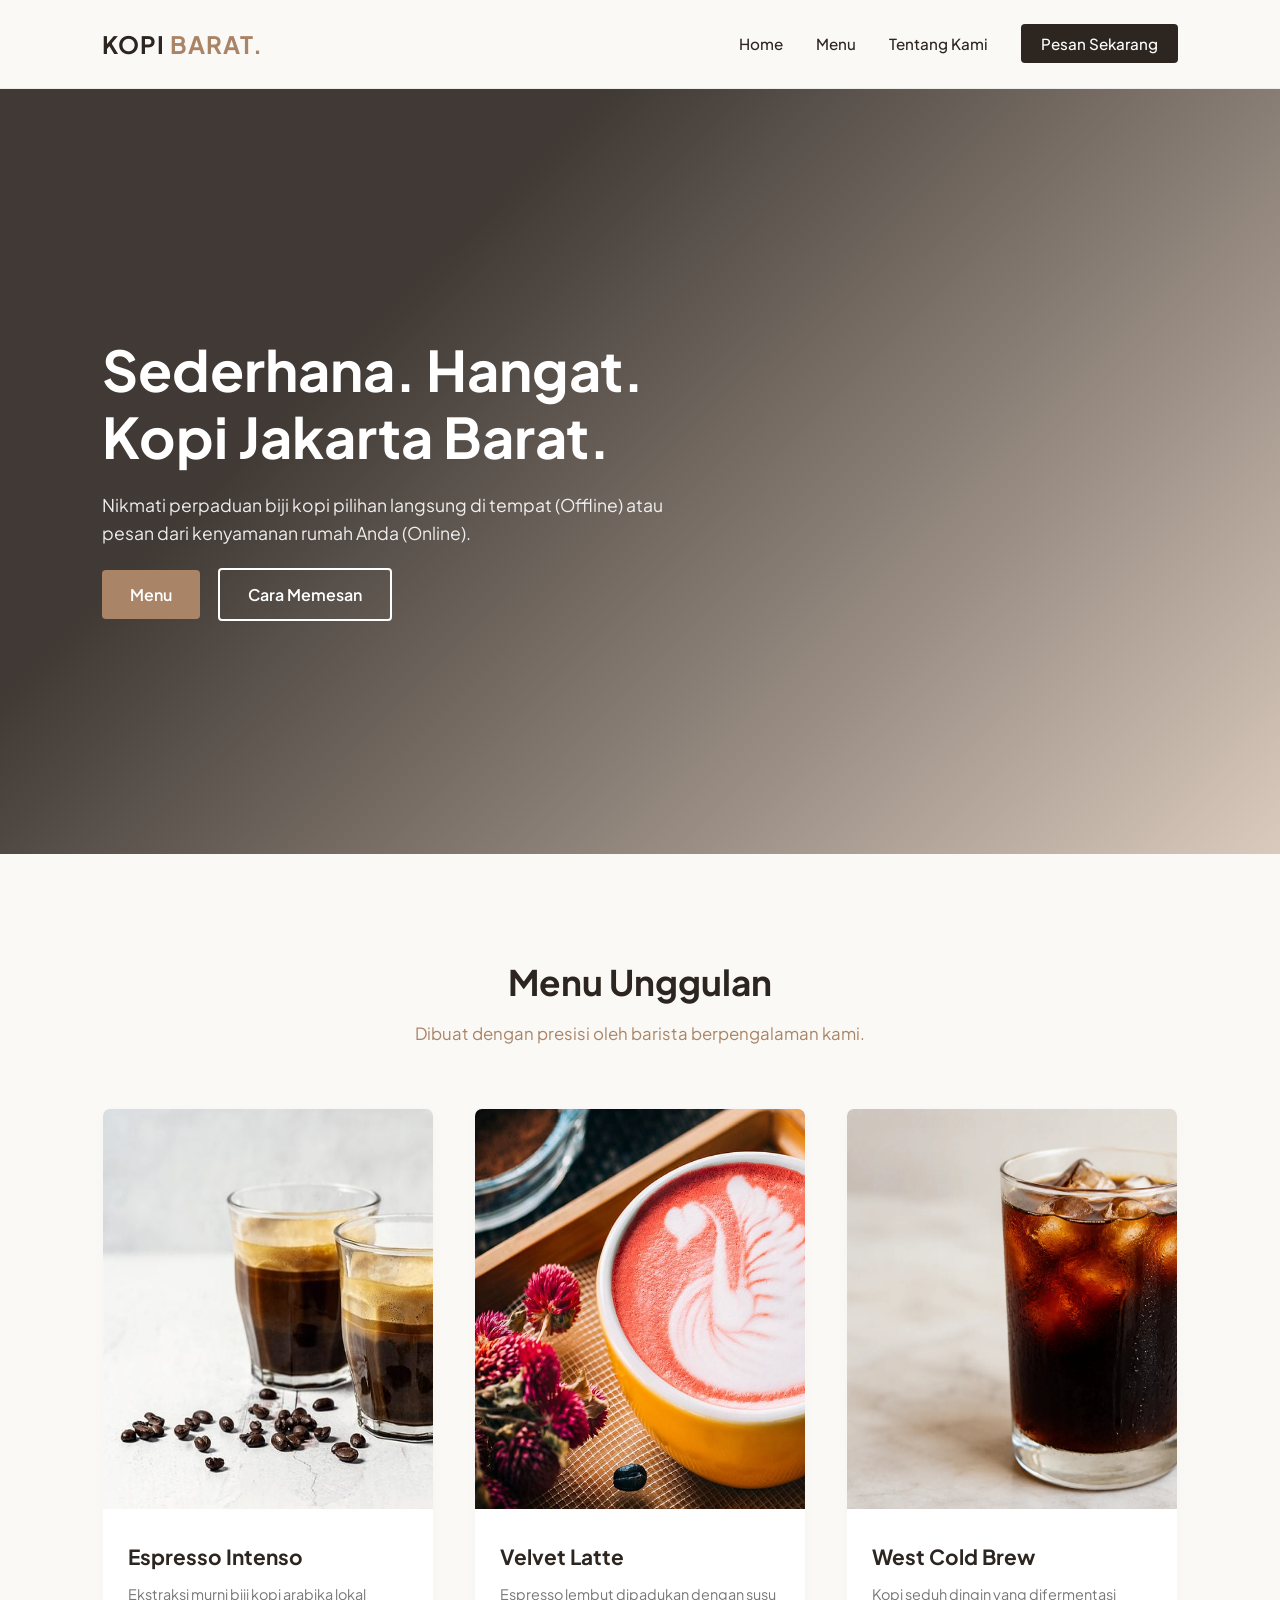
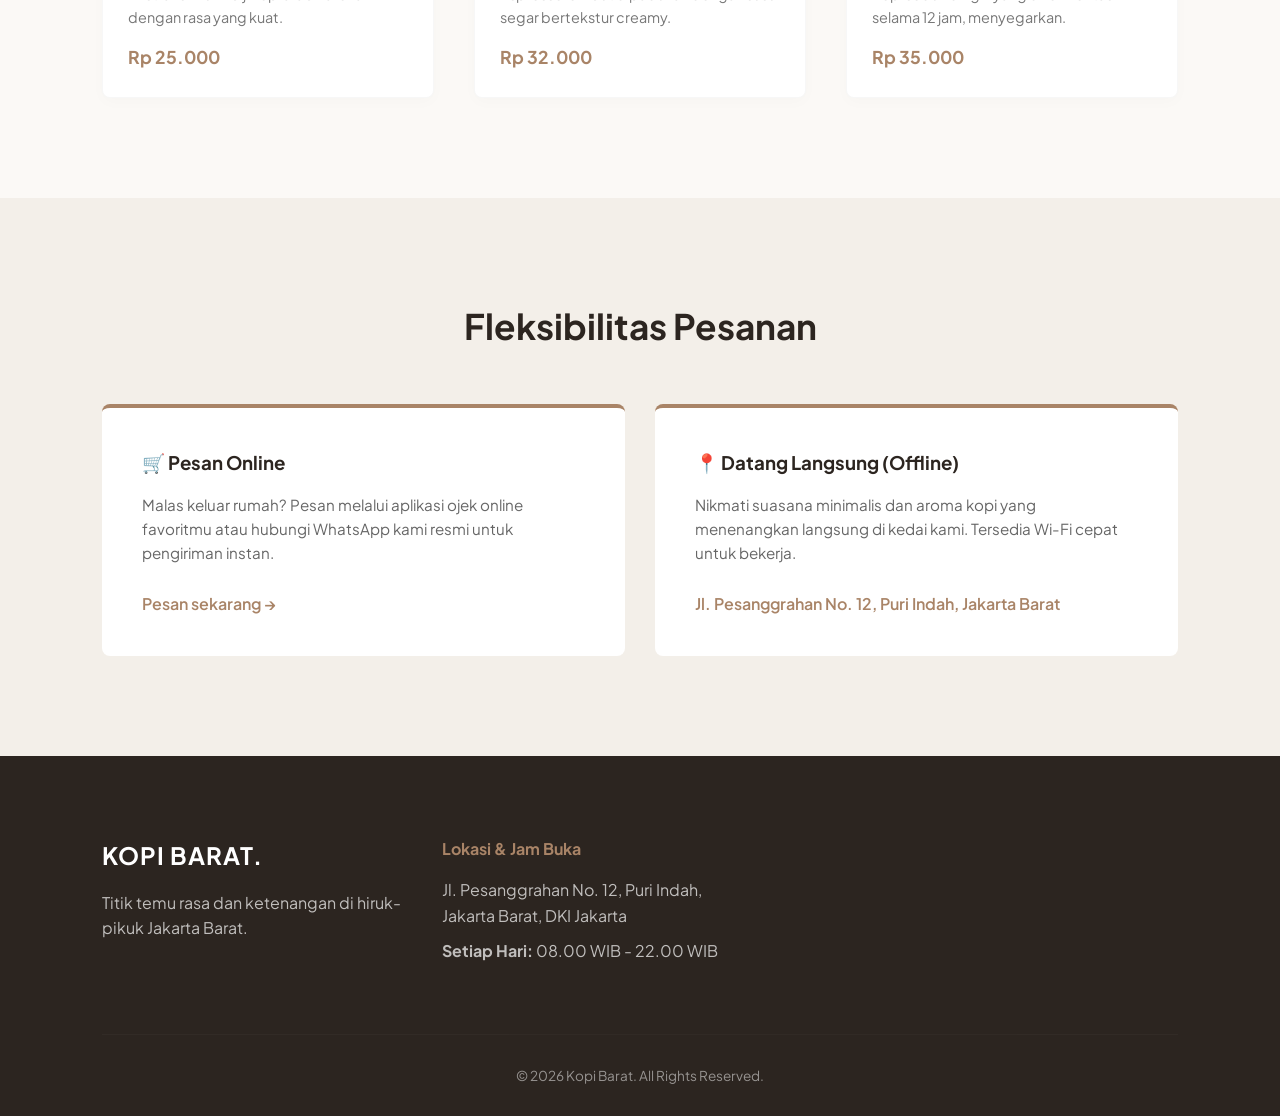
<file: index.html>
<!DOCTYPE html>
<html lang="id">
<head>
    <meta charset="UTF-8">
    <meta name="viewport" content="width=device-width, initial-scale=1.0">
    <title>Kopi Barat - Minimalist Cafe & Online Order</title>
    <link rel="stylesheet" href="styles.css">
    <link href="https://fonts.googleapis.com/css2?family=Plus+Jakarta+Sans:wght@300;400;600;700&display=swap" rel="stylesheet">
</head>
<body>

    <header class="navbar">
        <div class="logo">KOPI <span>BARAT.</span></div>
        <nav>
            <a href="#home">Home</a>
            <a href="#menu">Menu</a>
            <a href="#about">Tentang Kami</a>
            <a href="#order" class="btn-nav">Pesan Sekarang</a>
        </nav>
    </header>

    <section id="home" class="hero">
        <div class="hero-content">
            <h1>Sederhana. Hangat.<br>Kopi Jakarta Barat.</h1>
            <p>Nikmati perpaduan biji kopi pilihan langsung di tempat (Offline) atau pesan dari kenyamanan rumah Anda (Online).</p>
            <div class="hero-buttons">
                <a href="menu.html" class="btn-primary">Menu</a>
                <a href="#order" class="btn-secondary">Cara Memesan</a>
            </div>
        </div>
    </section>

    <section id="menu" class="menu-section">
        <h2>Menu Unggulan</h2>
        <p class="sub-title">Dibuat dengan presisi oleh barista berpengalaman kami.</p>
        
        <div class="menu-grid">
            <div class="menu-card">
                
                <!-- <div class="menu-img-placeholder">Espresso</div> -->
                <img src="espresso.jpg" width="510" height="400">
                <div class="menu-info">
                    <h3>Espresso Intenso</h3>
                    <p>Ekstraksi murni biji kopi arabika lokal dengan rasa yang kuat.</p>
                    <span class="price">Rp 25.000</span>
                </div>
            </div>
            <div class="menu-card">
                <img src="velvet.jpg" width="510" height="400">
                <!-- <div class="menu-img-placeholder">Latte</div> -->
                <div class="menu-info">
                    <h3>Velvet Latte</h3>
                    <p>Espresso lembut dipadukan dengan susu segar bertekstur creamy.</p>
                    <span class="price">Rp 32.000</span>
                </div>
            </div>
            <div class="menu-card">
                <img src="west.jpg" width="510" height="400">
                <div class="menu-info">
                    <h3>West Cold Brew</h3>
                    <p>Kopi seduh dingin yang difermentasi selama 12 jam, menyegarkan.</p>
                    <span class="price">Rp 35.000</span>
                </div>
            </div>
        </div>
    </section>

    <section id="order" class="order-section">
        <h2>Fleksibilitas Pesanan</h2>
        <div class="order-grid">
            <div class="order-box">
                <h3>🛒 Pesan Online</h3>
                <p>Malas keluar rumah? Pesan melalui aplikasi ojek online favoritmu atau hubungi WhatsApp kami resmi untuk pengiriman instan.</p>
                <a href="menu.html" class="btn-text">Pesan sekarang &rarr;</a>
            </div>
            <div class="order-box">
                <h3>📍 Datang Langsung (Offline)</h3>
                <p>Nikmati suasana minimalis dan aroma kopi yang menenangkan langsung di kedai kami. Tersedia Wi-Fi cepat untuk bekerja.</p>
                <a class="btn-text">Jl. Pesanggrahan No. 12, Puri Indah, Jakarta Barat</a>
            </div>
        </div>
    </section>

    <footer id="about">
        <div class="footer-content">
            <div class="footer-info">
                <h3>KOPI BARAT.</h3>
                <p>Titik temu rasa dan ketenangan di hiruk-pikuk Jakarta Barat.</p>
            </div>
            <div class="footer-location">
                <h4>Lokasi & Jam Buka</h4>
                <p>Jl. Pesanggrahan No. 12, Puri Indah,<br>Jakarta Barat, DKI Jakarta</p>
                <p><strong>Setiap Hari:</strong> 08.00 WIB - 22.00 WIB</p>
            </div>
        </div>
        <div class="footer-bottom">
            <p>&copy; 2026 Kopi Barat. All Rights Reserved.</p>
        </div>
    </footer>

</body>
</html>
</file>
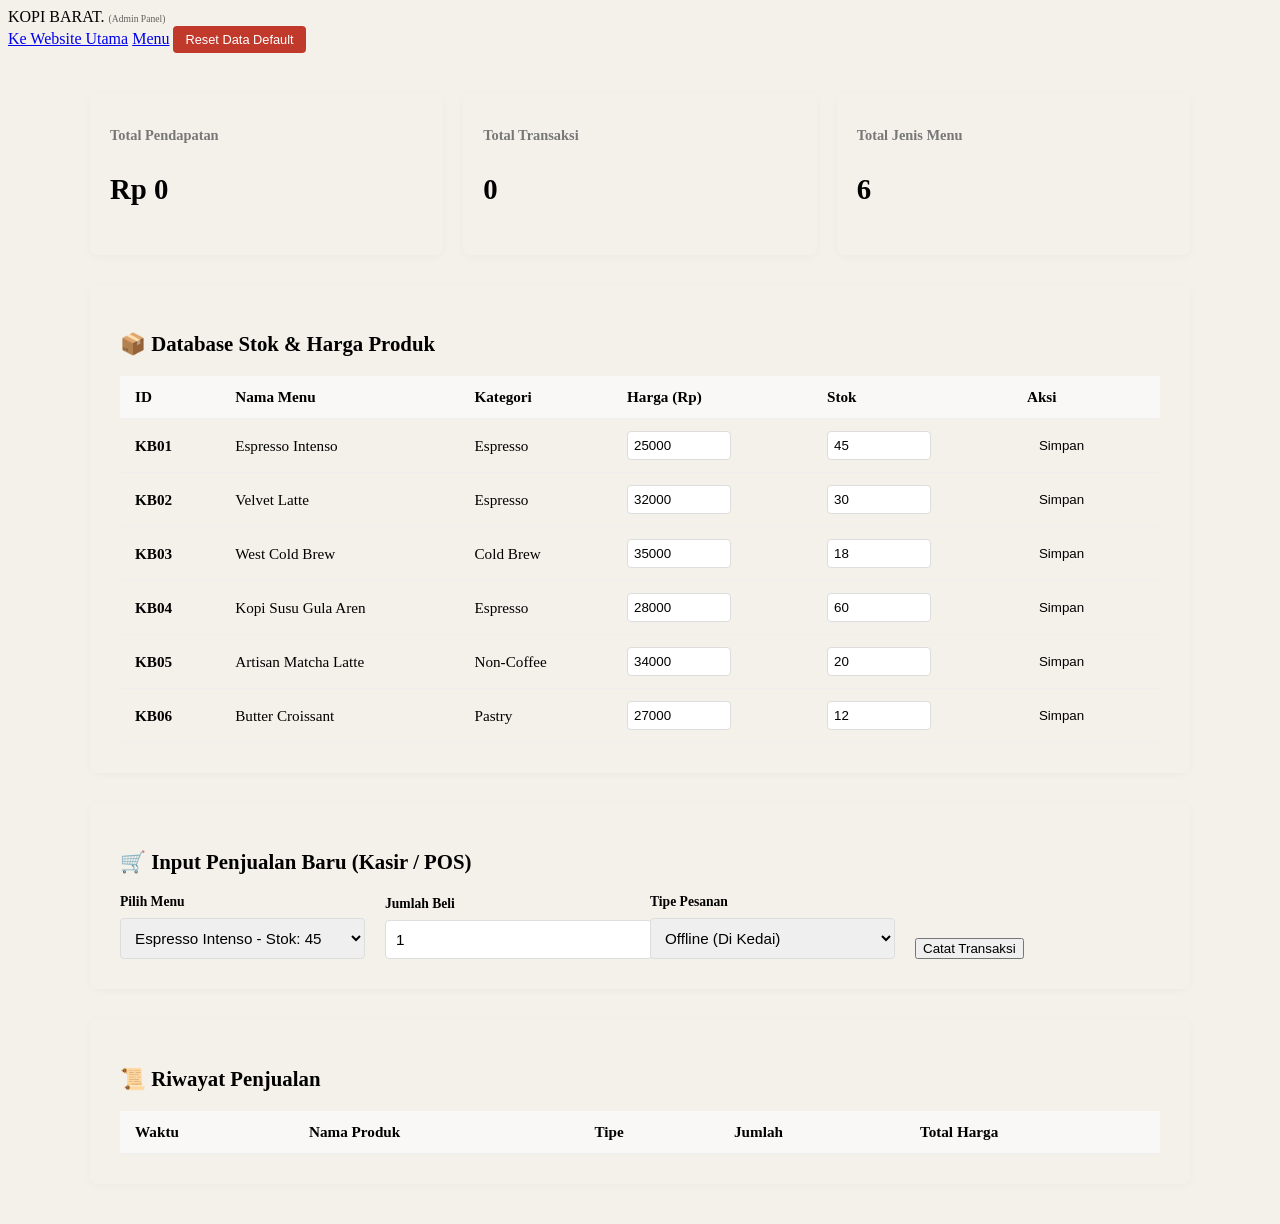
<file: admin.html>
<!DOCTYPE html>
<html lang="id">
<head>
    <meta charset="UTF-8">
    <meta name="viewport" content="width=device-width, initial-scale=1.0">
    <title>Dashboard Admin & Database - Kopi Barat</title>
    <link rel="stylesheet" href="style.css">
    <link href="https://fonts.googleapis.com/css2?family=Plus+Jakarta+Sans:wght@300;400;600;700&display=swap" rel="stylesheet">
</head>
<body class="admin-page">

    <!-- NAVBAR -->
    <header class="navbar">
        <div class="logo">KOPI <span>BARAT.</span> <small style="font-size:0.6em; opacity:0.6;">(Admin Panel)</small></div>
        <nav>
            <a href="index.html">Ke Website Utama</a>
            <a href="menu.html">Menu</a>
            <button onclick="resetDataKeDefault()" class="btn-danger-small">Reset Data Default</button>
        </nav>
    </header>

    <main class="admin-container">
        
        <!-- RINGKASAN STATISTIK -->
        <section class="stats-grid">
            <div class="stat-card">
                <h3>Total Pendapatan</h3>
                <p id="total-pendapatan">Rp 0</p>
            </div>
            <div class="stat-card">
                <h3>Total Transaksi</h3>
                <p id="total-transaksi">0</p>
            </div>
            <div class="stat-card">
                <h3>Total Jenis Menu</h3>
                <p id="total-menu">0</p>
            </div>
        </section>

        <!-- KELOLA STOK DAN HARGA -->
        <section class="admin-section">
            <h2>📦 Database Stok & Harga Produk</h2>
            <div class="table-responsive">
                <table class="admin-table">
                    <thead>
                        <tr>
                            <th>ID</th>
                            <th>Nama Menu</th>
                            <th>Kategori</th>
                            <th>Harga (Rp)</th>
                            <th>Stok</th>
                            <th>Aksi</th>
                        </tr>
                    </thead>
                    <tbody id="tabel-produk">
                        <!-- Data produk diisi dari JavaScript -->
                    </tbody>
                </table>
            </div>
        </section>

        <!-- INPUT TRANSAKSI PENJUALAN BARU -->
        <section class="admin-section">
            <h2>🛒 Input Penjualan Baru (Kasir / POS)</h2>
            <form id="form-penjualan" class="form-grid">
                <div class="form-group">
                    <label>Pilih Menu</label>
                    <select id="pilih-produk" required>
                        <!-- Diisi via JavaScript -->
                    </select>
                </div>
                <div class="form-group">
                    <label>Jumlah Beli</label>
                    <input type="number" id="jumlah-beli" min="1" value="1" required>
                </div>
                <div class="form-group">
                    <label>Tipe Pesanan</label>
                    <select id="tipe-pesanan" required>
                        <option value="Offline (Dine In/Takeaway)">Offline (Di Kedai)</option>
                        <option value="Online (Ojek Online/WA)">Online (Pengiriman)</option>
                    </select>
                </div>
                <div class="form-group btn-group">
                    <button type="submit" class="btn-primary">Catat Transaksi</button>
                </div>
            </form>
        </section>

        <!-- RIWAYAT PENJUALAN -->
        <section class="admin-section">
            <h2>📜 Riwayat Penjualan</h2>
            <div class="table-responsive">
                <table class="admin-table">
                    <thead>
                        <tr>
                            <th>Waktu</th>
                            <th>Nama Produk</th>
                            <th>Tipe</th>
                            <th>Jumlah</th>
                            <th>Total Harga</th>
                        </tr>
                    </thead>
                    <tbody id="tabel-penjualan">
                        <!-- Data riwayat diisi dari JavaScript -->
                    </tbody>
                </table>
            </div>
        </section>

    </main>

    <!-- SCRIPT JAVASCRIPT UNTUK LOGIKA DATABASE LOCALSTORAGE -->
    <script>
        // Data awal (Seed Data) jika database lokal masih kosong
        const initialProducts = [
            { id: "KB01", nama: "Espresso Intenso", kategori: "Espresso", harga: 25000, stok: 45 },
            { id: "KB02", nama: "Velvet Latte", kategori: "Espresso", harga: 32000, stok: 30 },
            { id: "KB03", nama: "West Cold Brew", kategori: "Cold Brew", harga: 35000, stok: 18 },
            { id: "KB04", nama: "Kopi Susu Gula Aren", kategori: "Espresso", harga: 28000, stok: 60 },
            { id: "KB05", nama: "Artisan Matcha Latte", kategori: "Non-Coffee", harga: 34000, stok: 20 },
            { id: "KB06", nama: "Butter Croissant", kategori: "Pastry", harga: 27000, stok: 12 }
        ];

        // Inisialisasi Database LocalStorage
        function initDB() {
            if (!localStorage.getItem('kopi_produk')) {
                localStorage.setItem('kopi_produk', JSON.stringify(initialProducts));
            }
            if (!localStorage.getItem('kopi_penjualan')) {
                localStorage.setItem('kopi_penjualan', JSON.stringify([]));
            }
        }

        // Ambil data dari LocalStorage
        function getProduk() { return JSON.parse(localStorage.getItem('kopi_produk')); }
        function getPenjualan() { return JSON.parse(localStorage.getItem('kopi_penjualan')); }

        // Format angka ke Rupiah
        function formatRupiah(angka) {
            return new Intl.NumberFormat('id-ID', { style: 'currency', currency: 'IDR', maximumFractionDigits: 0 }).format(angka);
        }

        // Render Tampilan Dashboard
        function renderAll() {
            const produkList = getProduk();
            const penjualanList = getPenjualan();

            // 1. Render Tabel Produk & Select Form
            const tabelProduk = document.getElementById('tabel-produk');
            const selectProduk = document.getElementById('pilih-produk');
            
            tabelProduk.innerHTML = '';
            selectProduk.innerHTML = '';

            produkList.forEach((item, index) => {
                // Render Tabel Stok & Harga
                tabelProduk.innerHTML += `
                    <tr>
                        <td><strong>${item.id}</strong></td>
                        <td>${item.nama}</td>
                        <td>${item.kategori}</td>
                        <td>
                            <input type="number" value="${item.harga}" class="input-table" id="harga-${index}">
                        </td>
                        <td>
                            <input type="number" value="${item.stok}" class="input-table" id="stok-${index}">
                        </td>
                        <td>
                            <button onclick="updateProduk(${index})" class="btn-update">Simpan</button>
                        </td>
                    </tr>
                `;

                // Render Option Select
                selectProduk.innerHTML += `<option value="${index}">${item.nama} - Stok: ${item.stok}</option>`;
            });

            // 2. Render Tabel Penjualan
            const tabelPenjualan = document.getElementById('tabel-penjualan');
            tabelPenjualan.innerHTML = '';

            let totalOmset = 0;
            penjualanList.slice().reverse().forEach(p => {
                totalOmset += p.total;
                tabelPenjualan.innerHTML += `
                    <tr>
                        <td>${p.waktu}</td>
                        <td><strong>${p.nama}</strong></td>
                        <td><span class="badge ${p.tipe.includes('Online') ? 'badge-online' : 'badge-offline'}">${p.tipe}</span></td>
                        <td>${p.jumlah}</td>
                        <td>${formatRupiah(p.total)}</td>
                    </tr>
                `;
            });

            // 3. Update Ringkasan Stat
            document.getElementById('total-pendapatan').innerText = formatRupiah(totalOmset);
            document.getElementById('total-transaksi').innerText = penjualanList.length;
            document.getElementById('total-menu').innerText = produkList.length;
        }

        // Update Harga & Stok Produk dari Tabel
        function updateProduk(index) {
            const produkList = getProduk();
            const hargaBaru = parseInt(document.getElementById(`harga-${index}`).value);
            const stokBaru = parseInt(document.getElementById(`stok-${index}`).value);

            if (isNaN(hargaBaru) || isNaN(stokBaru)) {
                alert("Harap masukkan angka yang valid!");
                return;
            }

            produkList[index].harga = hargaBaru;
            produkList[index].stok = stokBaru;

            localStorage.setItem('kopi_produk', JSON.stringify(produkList));
            alert(`Berhasil memperbarui data untuk ${produkList[index].nama}!`);
            renderAll();
        }

        // Proses Input Transaksi Penjualan
        document.getElementById('form-penjualan').addEventListener('submit', function(e) {
            e.preventDefault();
            
            const produkIndex = document.getElementById('pilih-produk').value;
            const jumlah = parseInt(document.getElementById('jumlah-beli').value);
            const tipe = document.getElementById('tipe-pesanan').value;

            const produkList = getProduk();
            const selectedItem = produkList[produkIndex];

            // Cek Ketersediaan Stok
            if (selectedItem.stok < jumlah) {
                alert(`Stok tidak cukup! Stok ${selectedItem.nama} tersisa: ${selectedItem.stok}`);
                return;
            }

            // Kurangi Stok
            selectedItem.stok -= jumlah;
            produkList[produkIndex] = selectedItem;
            localStorage.setItem('kopi_produk', JSON.stringify(produkList));

            // Catat Penjualan
            const penjualanList = getPenjualan();
            const now = new Date();
            const waktuStr = `${now.toLocaleDateString('id-ID')} ${now.toLocaleTimeString('id-ID', {hour: '2-digit', minute:'2-digit'})}`;

            penjualanList.push({
                waktu: waktuStr,
                nama: selectedItem.nama,
                tipe: tipe,
                jumlah: jumlah,
                total: selectedItem.harga * jumlah
            });

            localStorage.setItem('kopi_penjualan', JSON.stringify(penjualanList));

            alert("Transaksi berhasil dicatat!");
            renderAll();
        });

        // Reset Data Kembali Ke Kondisi Awal
        function resetDataKeDefault() {
            if (confirm("Apakah Anda yakin ingin menghapus semua riwayat transaksi dan mengembalikan stok/harga awal?")) {
                localStorage.removeItem('kopi_produk');
                localStorage.removeItem('kopi_penjualan');
                initDB();
                renderAll();
            }
        }

        // Jalankan saat pertama dimuat
        initDB();
        renderAll();
    </script>

</body>
</html>
</file>
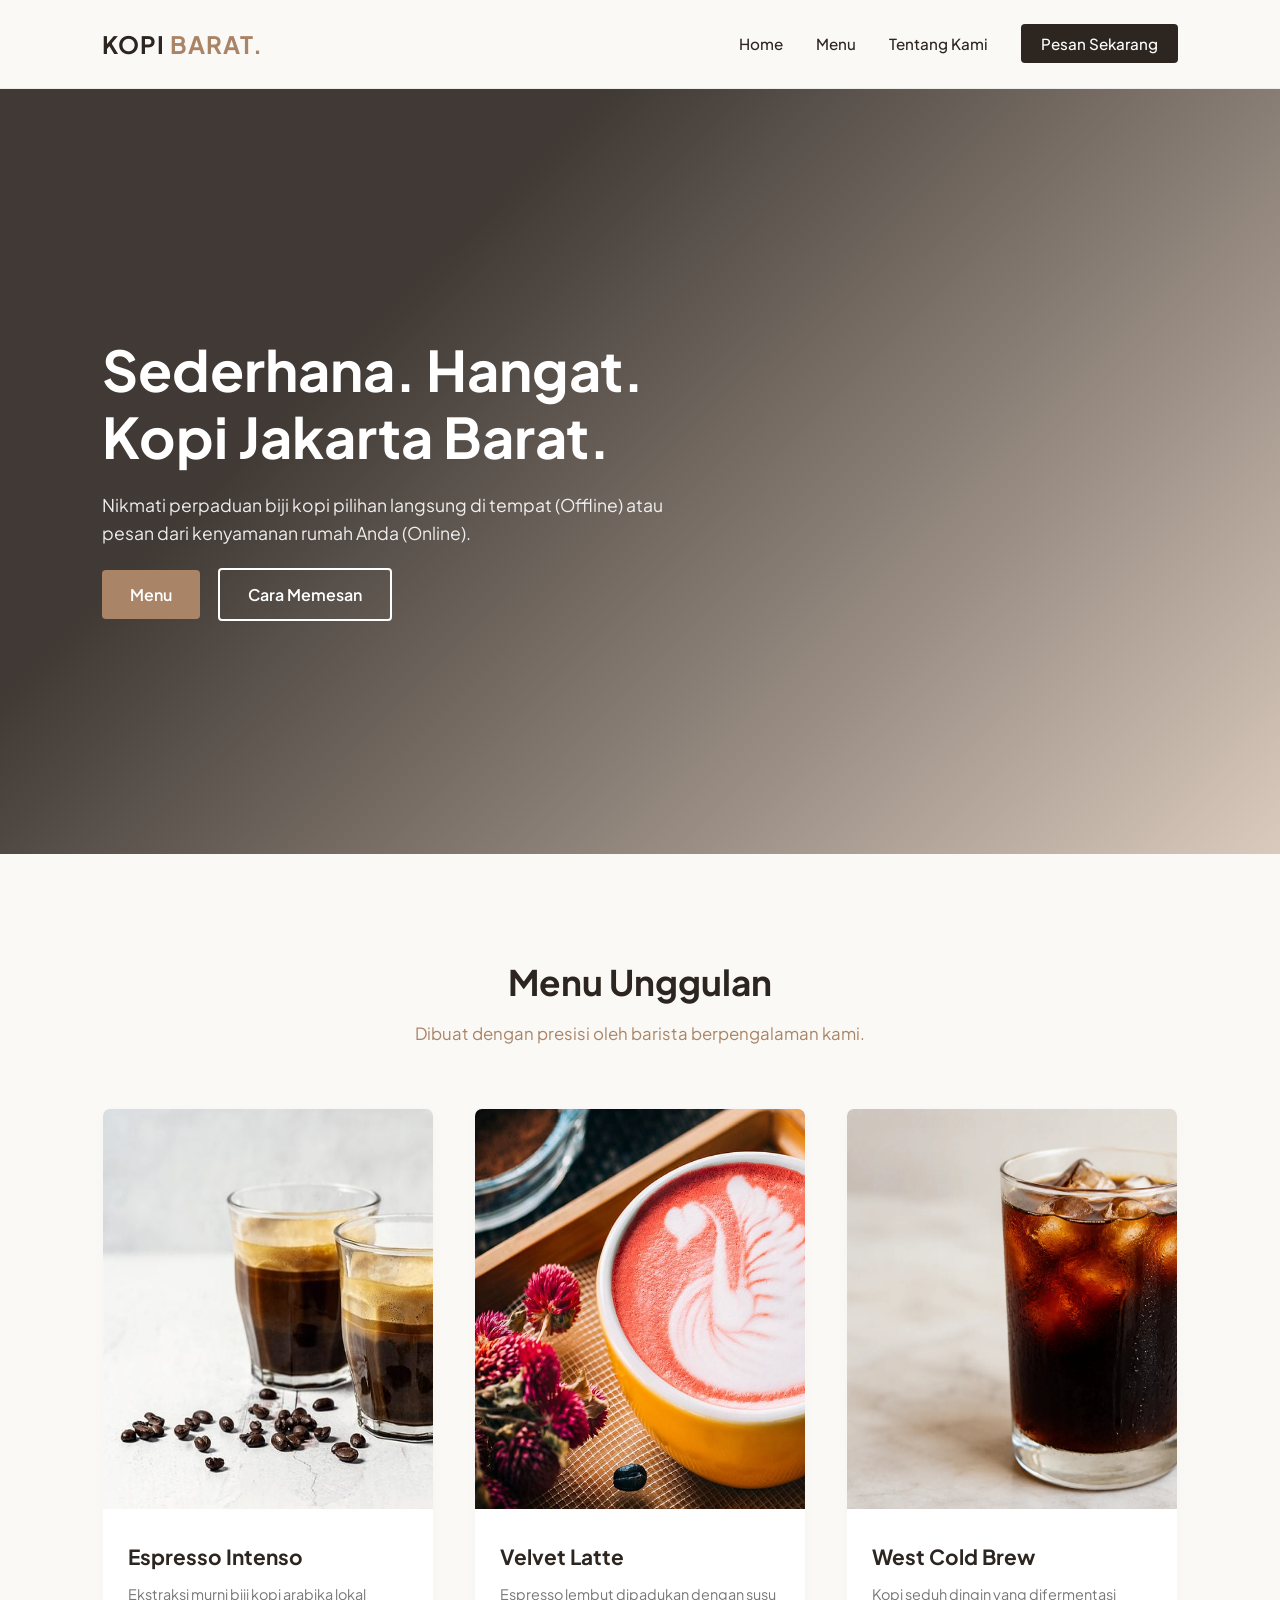
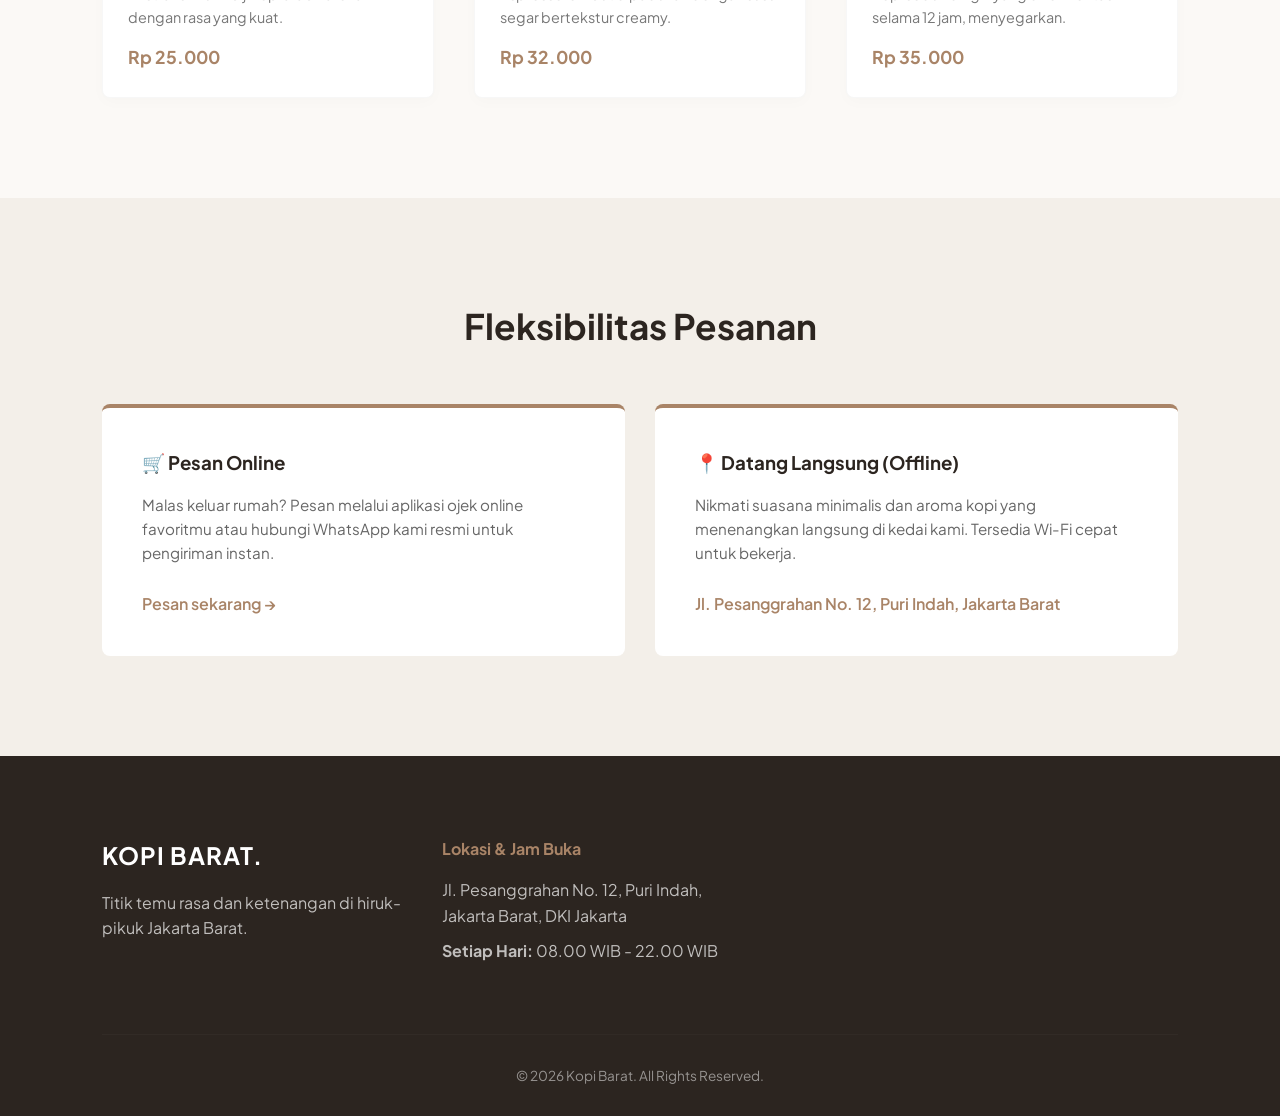
<file: kafe.html>
<!DOCTYPE html>
<html lang="id">
<head>
    <meta charset="UTF-8">
    <meta name="viewport" content="width=device-width, initial-scale=1.0">
    <title>Kopi Barat - Minimalist Cafe & Online Order</title>
    <link rel="stylesheet" href="styles.css">
    <link href="https://fonts.googleapis.com/css2?family=Plus+Jakarta+Sans:wght@300;400;600;700&display=swap" rel="stylesheet">
</head>
<body>

    <header class="navbar">
        <div class="logo">KOPI <span>BARAT.</span></div>
        <nav>
            <a href="#home">Home</a>
            <a href="#menu">Menu</a>
            <a href="#about">Tentang Kami</a>
            <a href="#order" class="btn-nav">Pesan Sekarang</a>
        </nav>
    </header>

    <section id="home" class="hero">
        <div class="hero-content">
            <h1>Sederhana. Hangat.<br>Kopi Jakarta Barat.</h1>
            <p>Nikmati perpaduan biji kopi pilihan langsung di tempat (Offline) atau pesan dari kenyamanan rumah Anda (Online).</p>
            <div class="hero-buttons">
                <a href="menu.html" class="btn-primary">Menu</a>
                <a href="#order" class="btn-secondary">Cara Memesan</a>
            </div>
        </div>
    </section>

    <section id="menu" class="menu-section">
        <h2>Menu Unggulan</h2>
        <p class="sub-title">Dibuat dengan presisi oleh barista berpengalaman kami.</p>
        
        <div class="menu-grid">
            <div class="menu-card">
                
                <!-- <div class="menu-img-placeholder">Espresso</div> -->
                <img src="espresso.jpg" width="510" height="400">
                <div class="menu-info">
                    <h3>Espresso Intenso</h3>
                    <p>Ekstraksi murni biji kopi arabika lokal dengan rasa yang kuat.</p>
                    <span class="price">Rp 25.000</span>
                </div>
            </div>
            <div class="menu-card">
                <img src="velvet.jpg" width="510" height="400">
                <!-- <div class="menu-img-placeholder">Latte</div> -->
                <div class="menu-info">
                    <h3>Velvet Latte</h3>
                    <p>Espresso lembut dipadukan dengan susu segar bertekstur creamy.</p>
                    <span class="price">Rp 32.000</span>
                </div>
            </div>
            <div class="menu-card">
                <img src="west.jpg" width="510" height="400">
                <div class="menu-info">
                    <h3>West Cold Brew</h3>
                    <p>Kopi seduh dingin yang difermentasi selama 12 jam, menyegarkan.</p>
                    <span class="price">Rp 35.000</span>
                </div>
            </div>
        </div>
    </section>

    <section id="order" class="order-section">
        <h2>Fleksibilitas Pesanan</h2>
        <div class="order-grid">
            <div class="order-box">
                <h3>🛒 Pesan Online</h3>
                <p>Malas keluar rumah? Pesan melalui aplikasi ojek online favoritmu atau hubungi WhatsApp kami resmi untuk pengiriman instan.</p>
                <a href="menu.html" class="btn-text">Pesan sekarang &rarr;</a>
            </div>
            <div class="order-box">
                <h3>📍 Datang Langsung (Offline)</h3>
                <p>Nikmati suasana minimalis dan aroma kopi yang menenangkan langsung di kedai kami. Tersedia Wi-Fi cepat untuk bekerja.</p>
                <a class="btn-text">Jl. Pesanggrahan No. 12, Puri Indah, Jakarta Barat</a>
            </div>
        </div>
    </section>

    <footer id="about">
        <div class="footer-content">
            <div class="footer-info">
                <h3>KOPI BARAT.</h3>
                <p>Titik temu rasa dan ketenangan di hiruk-pikuk Jakarta Barat.</p>
            </div>
            <div class="footer-location">
                <h4>Lokasi & Jam Buka</h4>
                <p>Jl. Pesanggrahan No. 12, Puri Indah,<br>Jakarta Barat, DKI Jakarta</p>
                <p><strong>Setiap Hari:</strong> 08.00 WIB - 22.00 WIB</p>
            </div>
        </div>
        <div class="footer-bottom">
            <p>&copy; 2026 Kopi Barat. All Rights Reserved.</p>
        </div>
    </footer>

</body>
</html>
</file>
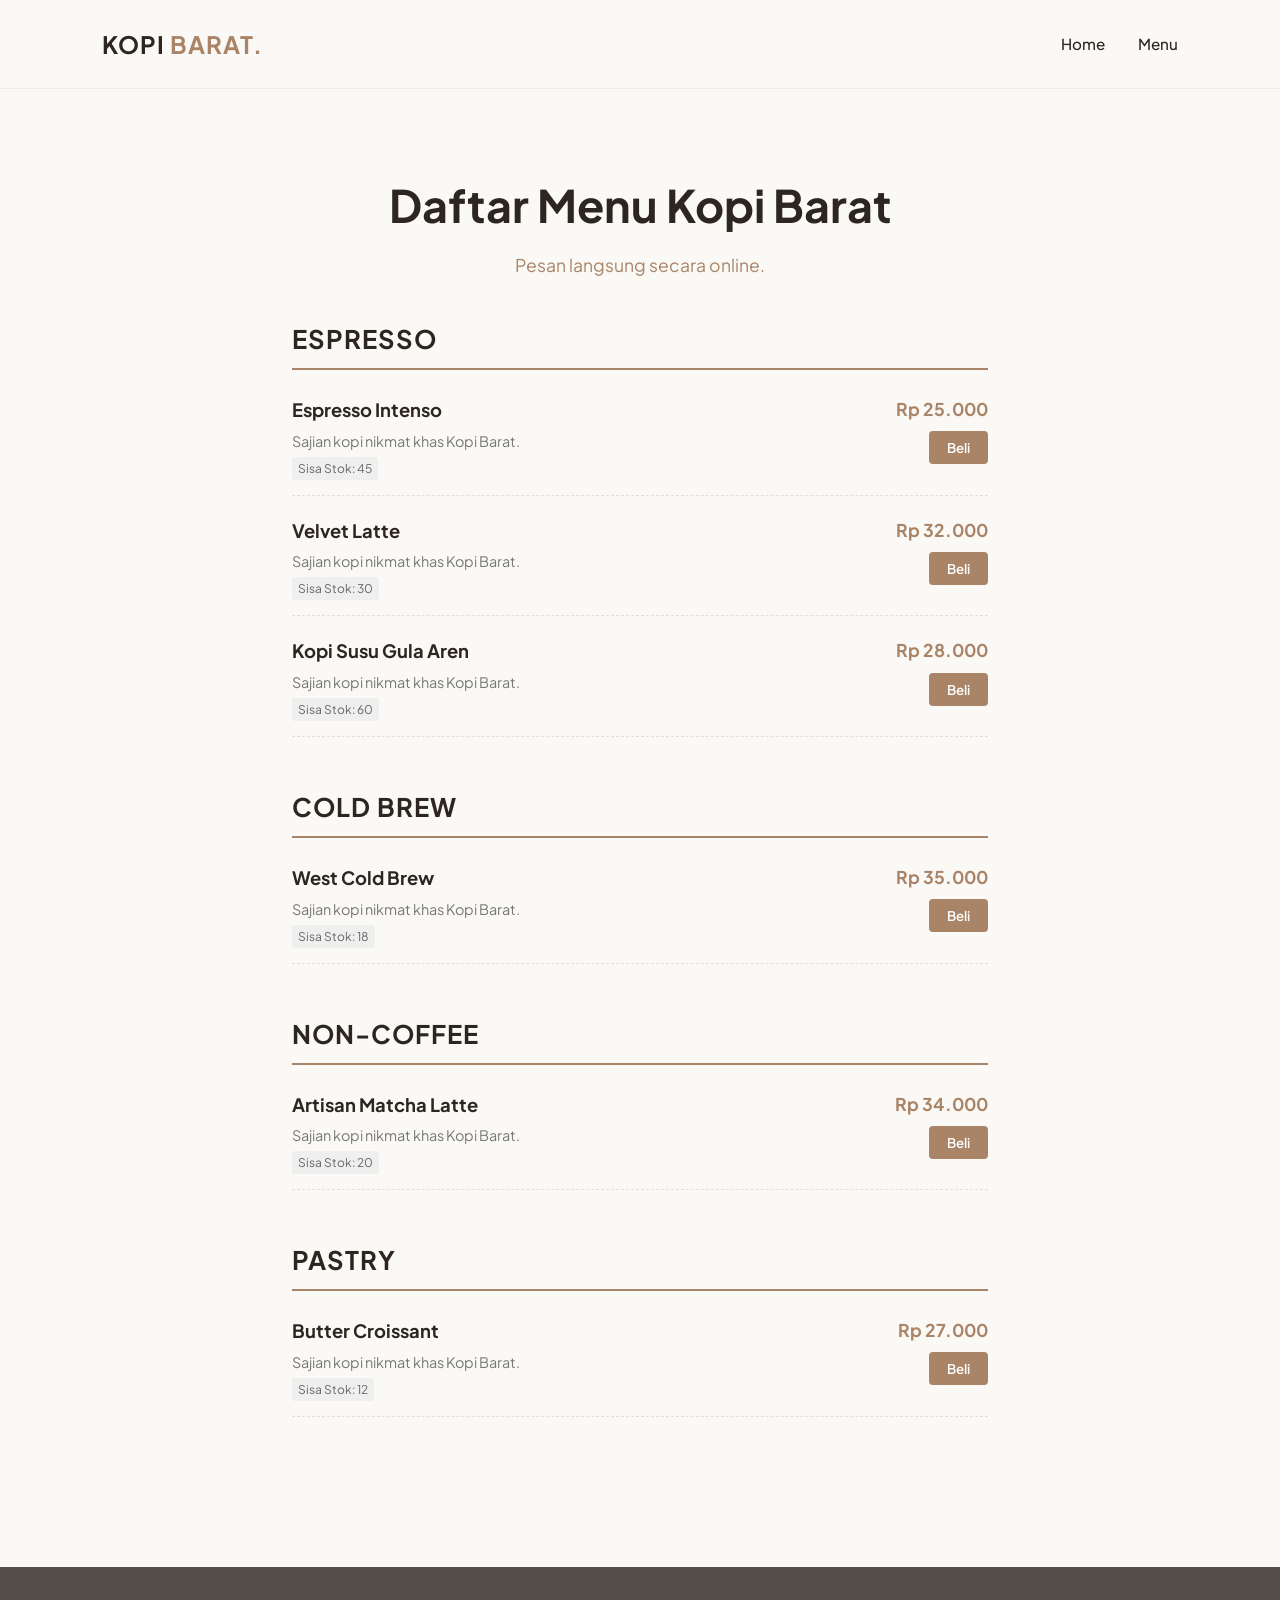
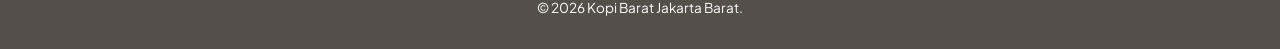
<file: menu.html>
<!DOCTYPE html>
<html lang="id">
<head>
    <meta charset="UTF-8">
    <meta name="viewport" content="width=device-width, initial-scale=1.0">
    <title>Daftar Menu - Kopi Barat</title>
    <link rel="stylesheet" href="styles.css">
    <link href="https://fonts.googleapis.com/css2?family=Plus+Jakarta+Sans:wght@300;400;600;700&display=swap" rel="stylesheet">
</head>
<body class="menu-page">

    <!-- NAVBAR -->
    <header class="navbar">
        <div class="logo">KOPI <span>BARAT.</span></div>
        <nav>
            <a href="index.html">Home</a>
            <a href="menu.html" class="active">Menu</a>
        </nav>
    </header>

    <!-- HEADER HALAMAN MENU -->
    <section class="menu-header">
        <h1>Daftar Menu Kopi Barat</h1>
        <p>Pesan langsung secara online.</p>
    </section>

    <!-- CONTAINER DAFTAR MENU -->
    <main class="menu-container">
        <div id="dynamic-menu-list">
            <!-- Menu di-render dari Database Admin via JS -->
        </div>
    </main>

    <!-- MODAL 1: FORM PEMESANAN CUSTOMER -->
    <div id="modal-order" class="modal">
        <div class="modal-content">
            <span class="close-modal" onclick="closeModal('modal-order')">&times;</span>
            <h2>Konfirmasi Pesanan</h2>
            <form id="form-customer-order">
                <input type="hidden" id="order-produk-index">
                
                <div class="form-group-modal">
                    <label>Produk Dipilih:</label>
                    <h3 id="order-nama-produk" class="text-accent">-</h3>
                </div>

                <div class="form-group-modal">
                    <label>Harga Satuan:</label>
                    <p id="order-harga-produk">Rp 0</p>
                </div>

                <div class="form-group-modal">
                    <label>Jumlah Beli:</label>
                    <input type="number" id="order-jumlah" min="1" value="1" onchange="hitungkanTotal()" onkeyup="hitungkanTotal()" required>
                </div>

                <div class="form-group-modal">
                    <label>Tipe Pesanan:</label>
                    <select id="order-tipe" required>
                        <option value="Online (Pengiriman Direct)">Online (Pengiriman Direct)</option>
                        <option value="Offline (Pick-up di Kedai)">Offline (Ambil di Kedai Puri Indah)</option>
                    </select>
                </div>

                <div class="form-group-modal total-box">
                    <span>Total Pembayaran:</span>
                    <strong id="order-total-harga">Rp 0</strong>
                </div>

                <button type="submit" class="btn-primary btn-block">Konfirmasi & Bayar</button>
            </form>
        </div>
    </div>

    <!-- MODAL 2: TAMPILAN QR CODE PEMBAYARAN -->
    <div id="modal-qr" class="modal">
        <div class="modal-content text-center">
            <span class="close-modal" onclick="closeModal('modal-qr')">&times;</span>
            <h2>Scan QRIS untuk Membayar</h2>
            <p class="qr-subtitle">Pesanan Anda telah berhasil dipesan.</p>
            
            <div class="qr-container">
                <!-- Ganti file gambar berikut dengan nama file QR Anda -->
                <img src="qr-code.png" alt="QR Code Pembayaran Kopi Barat" class="qr-image">
            </div>

            <div class="form-group-modal total-box margin-top">
                <span>Total yang Harus Dibayar:</span>
                <strong id="qr-total-bayar">Rp 0</strong>
            </div>

            <button onclick="selesaiPembayaran()" class="btn-primary btn-block">Saya Sudah Bayar</button>
        </div>
    </div>

    <!-- FOOTER -->
    <footer class="mini-footer">
        <p>&copy; 2026 Kopi Barat Jakarta Barat.</p>
    </footer>

    <!-- SCRIPT LOGIKA KONEKSI DATABASE & MODAL DUAL -->
    <script>
        const initialProducts = [
            { id: "KB01", nama: "Espresso Intenso", kategori: "Based on Espresso", harga: 25000, stok: 45, deskripsi: "Ekstraksi murni biji kopi arabika lokal." },
            { id: "KB02", nama: "Velvet Latte", kategori: "Based on Espresso", harga: 32000, stok: 30, deskripsi: "Espresso lembut dengan susu segar bertekstur creamy." },
            { id: "KB03", nama: "West Cold Brew", kategori: "Based on Espresso", harga: 35000, stok: 18, deskripsi: "Kopi seduh dingin difermentasi 12 jam." },
            { id: "KB04", nama: "Kopi Susu Gula Aren", kategori: "Based on Espresso", harga: 28000, stok: 60, deskripsi: "Kopi susu manis legit dengan gula aren asli." },
            { id: "KB05", nama: "Artisan Matcha Latte", kategori: "Non-Coffee", harga: 34000, stok: 20, deskripsi: "Matcha premium Jepang berpadu susu segar." },
            { id: "KB06", nama: "Butter Croissant", kategori: "Pastry & Snacks", harga: 27000, stok: 12, deskripsi: "Pastry renyah berlapis khas Kopi Barat." }
        ];

        function getProduk() {
            if (!localStorage.getItem('kopi_produk')) {
                localStorage.setItem('kopi_produk', JSON.stringify(initialProducts));
            }
            return JSON.parse(localStorage.getItem('kopi_produk'));
        }

        function getPenjualan() {
            if (!localStorage.getItem('kopi_penjualan')) {
                localStorage.setItem('kopi_penjualan', JSON.stringify([]));
            }
            return JSON.parse(localStorage.getItem('kopi_penjualan'));
        }

        function formatRupiah(angka) {
            return new Intl.NumberFormat('id-ID', { style: 'currency', currency: 'IDR', maximumFractionDigits: 0 }).format(angka);
        }

        function renderMenu() {
            const produkList = getProduk();
            const container = document.getElementById('dynamic-menu-list');
            container.innerHTML = '';

            const kategoriMap = {};
            produkList.forEach((item, index) => {
                const kat = item.kategori || "Menu Utama";
                if (!kategoriMap[kat]) kategoriMap[kat] = [];
                kategoriMap[kat].push({ ...item, originalIndex: index });
            });

            for (const [kategori, items] of Object.entries(kategoriMap)) {
                let html = `
                    <div class="menu-category">
                        <h2>${kategori}</h2>
                        <div class="menu-list">
                `;

                items.forEach(item => {
                    const isStokHabis = item.stok <= 0;
                    html += `
                        <div class="menu-item ${isStokHabis ? 'out-of-stock' : ''}">
                            <div class="menu-details">
                                <h3>${item.nama}</h3>
                                <p>${item.deskripsi || 'Sajian kopi nikmat khas Kopi Barat.'}</p>
                                <span class="stok-tag ${isStokHabis ? 'tag-empty' : ''}">
                                    ${isStokHabis ? 'Stok Habis' : 'Sisa Stok: ' + item.stok}
                                </span>
                            </div>
                            <div class="menu-action">
                                <span class="menu-price">${formatRupiah(item.harga)}</span>
                                <button 
                                    class="btn-buy" 
                                    onclick="openModalOrder(${item.originalIndex})" 
                                    ${isStokHabis ? 'disabled' : ''}>
                                    ${isStokHabis ? 'Habis' : 'Beli'}
                                </button>
                            </div>
                        </div>
                    `;
                });

                html += `</div></div>`;
                container.innerHTML += html;
            }
        }

        function openModalOrder(index) {
            const produkList = getProduk();
            const item = produkList[index];

            document.getElementById('order-produk-index').value = index;
            document.getElementById('order-nama-produk').innerText = item.nama;
            document.getElementById('order-harga-produk').innerText = formatRupiah(item.harga);
            document.getElementById('order-jumlah').value = 1;
            document.getElementById('order-jumlah').max = item.stok;

            hitungkanTotal();
            document.getElementById('modal-order').style.display = 'flex';
        }

        function closeModal(modalId) {
            document.getElementById(modalId).style.display = 'none';
        }

        function hitungkanTotal() {
            const index = document.getElementById('order-produk-index').value;
            const jumlah = parseInt(document.getElementById('order-jumlah').value) || 1;
            const produkList = getProduk();
            const item = produkList[index];

            const total = item.harga * jumlah;
            document.getElementById('order-total-harga').innerText = formatRupiah(total);
        }

        // AKSI SAAT TOMBOL "KONFIRMASI & BAYAR" DITEKAN
        document.getElementById('form-customer-order').addEventListener('submit', function(e) {
            e.preventDefault();

            const index = document.getElementById('order-produk-index').value;
            const jumlah = parseInt(document.getElementById('order-jumlah').value);
            const tipe = document.getElementById('order-tipe').value;

            const produkList = getProduk();
            const selectedItem = produkList[index];

            if (selectedItem.stok < jumlah) {
                alert(`Maaf, stok tidak mencukupi! Stok tersisa hanya ${selectedItem.stok}`);
                return;
            }

            // 1. KURANGI STOK DI DATABASE ADMIN (LOCALSTORAGE)
            selectedItem.stok -= jumlah;
            produkList[index] = selectedItem;
            localStorage.setItem('kopi_produk', JSON.stringify(produkList));

            // 2. CATAT TRANSAKSI
            const penjualanList = getPenjualan();
            const now = new Date();
            const waktuStr = `${now.toLocaleDateString('id-ID')} ${now.toLocaleTimeString('id-ID', {hour: '2-digit', minute:'2-digit'})}`;
            const totalHarga = selectedItem.harga * jumlah;

            penjualanList.push({
                waktu: waktuStr,
                nama: selectedItem.nama,
                tipe: tipe,
                jumlah: jumlah,
                total: totalHarga
            });

            localStorage.setItem('kopi_penjualan', JSON.stringify(penjualanList));

            // 3. TUTUP MODAL FORM & BUKAJANAN MODAL QR CODE BERSAMAAN
            closeModal('modal-order');
            document.getElementById('qr-total-bayar').innerText = formatRupiah(totalHarga);
            document.getElementById('modal-qr').style.display = 'flex';

            // Re-render stok di tampilan menu
            renderMenu();
        });

        function selesaiPembayaran() {
            alert("Terima kasih! Pesanan Anda sedang diproses oleh Barista Kopi Barat.");
            closeModal('modal-qr');
        }

        window.onclick = function(event) {
            if (event.target.classList.contains('modal')) {
                event.target.style.display = 'none';
            }
        }

        renderMenu();
    </script>
</body>
</html>
</file>
<file: styles.css>
/* RESET & DASAR */
* {
    margin: 0;
    padding: 0;
    box-sizing: border-box;
    font-family: 'Plus Jakarta Sans', sans-serif;
    scroll-behavior: smooth;
}

:root {
    --bg-color: #FBF9F6;      /* Krem pucat minimalis */
    --primary-color: #2C2520; /* Cokelat kopi gelap */
    --accent-color: #A98467;  /* Cokelat latte hangat */
    --text-color: #4A4A4A;    /* Abu-abu gelap lembut */
    --white: #FFFFFF;
}

body {
    background-color: var(--bg-color);
    color: var(--text-color);
    line-height: 1.6;
}

/* NAVBAR */
.navbar {
    display: flex;
    justify-content: space-between;
    align-items: center;
    padding: 25px 8%;
    background-color: rgba(251, 249, 246, 0.95);
    position: sticky;
    top: 0;
    z-index: 1000;
    border-bottom: 1px solid rgba(0,0,0,0.05);
}

.logo {
    font-size: 1.5rem;
    font-weight: 700;
    color: var(--primary-color);
    letter-spacing: 1px;
}

.logo span {
    color: var(--accent-color);
}

nav a {
    text-decoration: none;
    color: var(--primary-color);
    margin-left: 30px;
    font-weight: 500;
    font-size: 0.95rem;
    transition: color 0.3s;
}

nav a:hover {
    color: var(--accent-color);
}

nav .btn-nav {
    background-color: var(--primary-color);
    color: var(--white);
    padding: 10px 20px;
    border-radius: 4px;
}

nav .btn-nav:hover {
    background-color: var(--accent-color);
    color: var(--white);
}

/* HERO SECTION */
.hero {
    height: 85vh;
    display: flex;
    align-items: center;
    padding: 0 8%;
    /* Menggunakan linear gradient sebagai placeholder estetika bertema kopi */
    background: linear-gradient(135deg, rgba(44, 37, 32, 0.9) 30%, rgba(169, 132, 103, 0.4)), 
                url('https://images.unsplash.com/photo-1501339847302-ac426a4a7cbb?q=80&w=1200') no-repeat center center/cover;
    color: var(--white);
}

.hero-content {
    max-width: 600px;
}

.hero-content h1 {
    font-size: 3.5rem;
    font-weight: 700;
    line-height: 1.2;
    margin-bottom: 20px;
}

.hero-content p {
    font-size: 1.1rem;
    margin-bottom: 35px;
    opacity: 0.9;
}

.hero-buttons a {
    text-decoration: none;
    padding: 14px 28px;
    font-weight: 600;
    border-radius: 4px;
    margin-right: 15px;
    transition: all 0.3s;
}

.btn-primary {
    background-color: var(--accent-color);
    color: var(--white);
}

.btn-primary:hover {
    background-color: #8c6a4f;
}

.btn-secondary {
    border: 2px solid var(--white);
    color: var(--white);
}

.btn-secondary:hover {
    background-color: var(--white);
    color: var(--primary-color);
}

/* MENU SECTION */
.menu-section {
    padding: 100px 8%;
    text-align: center;
}

.menu-section h2, .order-section h2 {
    font-size: 2.2rem;
    color: var(--primary-color);
    margin-bottom: 10px;
}

.sub-title {
    color: var(--accent-color);
    margin-bottom: 60px;
    font-size: 1.05rem;
}

.menu-grid {
    display: grid;
    grid-template-columns: repeat(auto-fit, minmax(280px, 1fr));
    gap: 40px;
}

.menu-card {
    background-color: var(--white);
    border-radius: 8px;
    overflow: hidden;
    box-shadow: 0 4px 15px rgba(0,0,0,0.02);
    transition: transform 0.3s;
    border: 1px solid rgba(0,0,0,0.03);
}

.menu-card:hover {
    transform: translateY(-5px);
}

.menu-img-placeholder {
    height: 200px;
    background-color: #EAE3DA;
    display: flex;
    align-items: center;
    justify-content: center;
    color: var(--primary-color);
    font-weight: 600;
    font-size: 1.2rem;
    letter-spacing: 1px;
}

.menu-info {
    padding: 25px;
    text-align: left;
}

.menu-info h3 {
    font-size: 1.3rem;
    color: var(--primary-color);
    margin-bottom: 10px;
}

.menu-info p {
    font-size: 0.9rem;
    color: #777;
    margin-bottom: 20px;
    height: 40px; /* Menjaga text tetap sejajar */
}

.price {
    font-weight: 700;
    color: var(--accent-color);
    font-size: 1.1rem;
}

/* ORDER SECTION */
.order-section {
    background-color: #F3EFE9;
    padding: 100px 8%;
    text-align: center;
}

.order-grid {
    display: grid;
    grid-template-columns: repeat(auto-fit, minmax(300px, 1fr));
    gap: 30px;
    margin-top: 50px;
}

.order-box {
    background-color: var(--white);
    padding: 40px;
    border-radius: 8px;
    text-align: left;
    border-top: 4px solid var(--accent-color);
}

.order-box h3 {
    margin-bottom: 15px;
    color: var(--primary-color);
}

.order-box p {
    font-size: 0.95rem;
    margin-bottom: 25px;
    color: #666;
}

.btn-text {
    text-decoration: none;
    color: var(--accent-color);
    font-weight: 600;
    transition: margin-left 0.3s;
}

.btn-text:hover {
    margin-left: 5px;
}

/* FOOTER */
footer {
    background-color: var(--primary-color);
    color: var(--white);
    padding: 80px 8% 30px 8%;
}

.footer-content {
    display: flex;
    justify-content: space-between;
    flex-wrap: wrap;
    gap: 40px;
    margin-bottom: 60px;
}

.footer-info max-width, .footer-location {
    flex: 1;
    min-width: 250px;
}

.footer-info h3 {
    font-size: 1.5rem;
    margin-bottom: 15px;
    letter-spacing: 1px;
}

.footer-info p {
    opacity: 0.7;
    max-width: 300px;
}

.footer-location h4 {
    margin-bottom: 15px;
    color: var(--accent-color);
}

.footer-location p {
    opacity: 0.7;
    margin-bottom: 10px;
}

.footer-bottom {
    text-align: center;
    padding-top: 30px;
    border-top: 1px solid rgba(255,255,255,0.05);
    font-size: 0.85rem;
    opacity: 0.5;
}

/* RESPONSIVITAS (MOBILE FRIENDLY) */
@media (max-width: 768px) {
    .navbar {
        padding: 20px 5%;
    }
    nav a:not(.btn-nav) {
        display: none; /* Menyederhanakan tampilan mobile tanpa JS kompleks */
    }
    .hero {
        padding: 0 5%;
    }
    .hero-content h1 {
        font-size: 2.5rem;
    }
    .menu-section, .order-section {
        padding: 70px 5%;
    }
}

/* TAMBAHAN UNTUK HALAMAN MENU BARU */
.menu-page {
    background-color: #FBF9F6;
}

.menu-header {
    text-align: center;
    padding: 80px 8% 40px 8%;
}

.menu-header h1 {
    font-size: 2.8rem;
    color: var(--primary-color);
    margin-bottom: 10px;
}

.menu-header p {
    color: var(--accent-color);
    font-size: 1.1rem;
}

.menu-container {
    max-width: 900px;
    margin: 0 auto;
    padding: 0 8% 100px 8%;
}

.menu-category {
    margin-bottom: 50px;
}

.menu-category h2 {
    font-size: 1.6rem;
    color: var(--primary-color);
    border-bottom: 2px solid var(--accent-color);
    padding-bottom: 8px;
    margin-bottom: 25px;
    text-transform: uppercase;
    letter-spacing: 1px;
}

.menu-list {
    display: flex;
    flex-direction: column;
    gap: 20px;
}

.menu-item {
    display: flex;
    justify-content: space-between;
    align-items: flex-start;
    padding-bottom: 15px;
    border-bottom: 1px dashed rgba(0, 0, 0, 0.1);
}

.menu-details h3 {
    font-size: 1.15rem;
    color: var(--primary-color);
    margin-bottom: 5px;
}

.menu-details p {
    font-size: 0.9rem;
    color: #777;
    padding-right: 20px;
}

.menu-price {
    font-weight: 700;
    color: var(--accent-color);
    white-space: nowrap;
    font-size: 1.1rem;
}

.nav a.active {
    color: var(--accent-color);
    font-weight: 700;
}

.mini-footer {
    text-align: center;
    padding: 30px;
    background-color: var(--primary-color);
    color: var(--white);
    font-size: 0.85rem;
    opacity: 0.8;
}

/* TAMBAHAN UNTUK TOMBOL BELI & MODAL PEMESANAN */
.menu-action {
    display: flex;
    flex-direction: column;
    align-items: flex-end;
    gap: 8px;
}

.btn-buy {
    background-color: var(--accent-color);
    color: var(--white);
    border: none;
    padding: 8px 18px;
    border-radius: 4px;
    font-weight: 600;
    cursor: pointer;
    transition: background 0.2s;
}

.btn-buy:hover {
    background-color: var(--primary-color);
}

.btn-buy:disabled {
    background-color: #CCC;
    cursor: not-allowed;
}

.stok-tag {
    font-size: 0.75rem;
    color: #666;
    background: #EFEFEF;
    padding: 2px 6px;
    border-radius: 3px;
    margin-top: 4px;
    display: inline-block;
}

.tag-empty {
    background: #FADBD8;
    color: #78281F;
}

.out-of-stock h3, .out-of-stock p {
    opacity: 0.5;
}

/* POP-UP MODAL STYLES */
.modal {
    display: none;
    position: fixed;
    z-index: 2000;
    left: 0;
    top: 0;
    width: 100%;
    height: 100%;
    background-color: rgba(0, 0, 0, 0.5);
    justify-content: center;
    align-items: center;
}

.modal-content {
    background-color: var(--white);
    padding: 30px;
    border-radius: 8px;
    width: 90%;
    max-width: 450px;
    position: relative;
    box-shadow: 0 5px 20px rgba(0,0,0,0.2);
}

.close-modal {
    position: absolute;
    right: 20px;
    top: 15px;
    font-size: 1.8rem;
    font-weight: bold;
    color: #aaa;
    cursor: pointer;
}

.close-modal:hover {
    color: var(--primary-color);
}

.form-group-modal {
    margin-bottom: 18px;
}

.form-group-modal label {
    display: block;
    font-size: 0.85rem;
    color: #666;
    margin-bottom: 5px;
}

.form-group-modal input, .form-group-modal select {
    width: 100%;
    padding: 10px;
    border: 1px solid #DDD;
    border-radius: 4px;
    font-size: 1rem;
}

.total-box {
    display: flex;
    justify-content: space-between;
    align-items: center;
    background: #FBF9F6;
    padding: 15px;
    border-radius: 6px;
    border: 1px solid #EAE3DA;
}

.total-box strong {
    font-size: 1.2rem;
    color: var(--accent-color);
}

.text-accent {
    color: var(--primary-color);
}

.btn-block {
    width: 100%;
    padding: 12px;
    text-align: center;
    border: none;
    cursor: pointer;
}

/* TAMBAHAN UNTUK MODAL QR CODE */
.text-center {
    text-align: center;
}

.qr-subtitle {
    font-size: 0.85rem;
    color: #666;
    margin-bottom: 15px;
}

.qr-container {
    background: #FFF;
    padding: 15px;
    border: 2px dashed var(--accent-color);
    border-radius: 8px;
    display: inline-block;
    margin: 10px 0;
}

.qr-image {
    width: 220px;
    height: 220px;
    object-fit: contain;
    display: block;
    margin: 0 auto;
}

.margin-top {
    margin-top: 15px;
}
</file>
<file: style.css>
/* TAMBAHAN GAYA DASHBOARD ADMIN & DATABASE */
.admin-page {
    background-color: #F4F1EA;
}

.admin-container {
    max-width: 1100px;
    margin: 40px auto;
    padding: 0 5%;
}

.stats-grid {
    display: grid;
    grid-template-columns: repeat(auto-fit, minmax(250px, 1fr));
    gap: 20px;
    margin-bottom: 30px;
}

.stat-card {
    background: var(--white);
    padding: 20px;
    border-radius: 8px;
    box-shadow: 0 2px 10px rgba(0,0,0,0.03);
    border-left: 5px solid var(--accent-color);
}

.stat-card h3 {
    font-size: 0.9rem;
    color: #777;
    margin-bottom: 5px;
}

.stat-card p {
    font-size: 1.8rem;
    font-weight: 700;
    color: var(--primary-color);
}

.admin-section {
    background: var(--white);
    padding: 30px;
    border-radius: 8px;
    margin-bottom: 30px;
    box-shadow: 0 2px 10px rgba(0,0,0,0.03);
}

.admin-section h2 {
    font-size: 1.3rem;
    color: var(--primary-color);
    margin-bottom: 20px;
}

/* TABEL STOK & HARGA */
.table-responsive {
    overflow-x: auto;
}

.admin-table {
    width: 100%;
    border-collapse: collapse;
    text-align: left;
}

.admin-table th, .admin-table td {
    padding: 12px 15px;
    border-bottom: 1px solid #EEE;
    font-size: 0.95rem;
}

.admin-table th {
    background-color: #F9F8F6;
    color: var(--primary-color);
}

.input-table {
    width: 90px;
    padding: 6px;
    border: 1px solid #DDD;
    border-radius: 4px;
}

.btn-update {
    background-color: var(--primary-color);
    color: var(--white);
    border: none;
    padding: 6px 12px;
    border-radius: 4px;
    cursor: pointer;
}

.btn-update:hover {
    background-color: var(--accent-color);
}

.btn-danger-small {
    background-color: #C0392B;
    color: white;
    border: none;
    padding: 6px 12px;
    border-radius: 4px;
    cursor: pointer;
    font-size: 0.8rem;
}

/* FORM INPUT PENJUALAN */
.form-grid {
    display: grid;
    grid-template-columns: repeat(auto-fit, minmax(200px, 1fr));
    gap: 20px;
    align-items: end;
}

.form-group label {
    display: block;
    margin-bottom: 8px;
    font-size: 0.85rem;
    font-weight: 600;
}

.form-group select, .form-group input {
    width: 100%;
    padding: 10px;
    border: 1px solid #DDD;
    border-radius: 4px;
    font-size: 0.95rem;
}

.badge {
    padding: 4px 8px;
    border-radius: 4px;
    font-size: 0.75rem;
    font-weight: 600;
}

.badge-online { background-color: #E8F8F5; color: #117A65; }
.badge-offline { background-color: #FEF9E7; color: #B7950B; }
</file>
